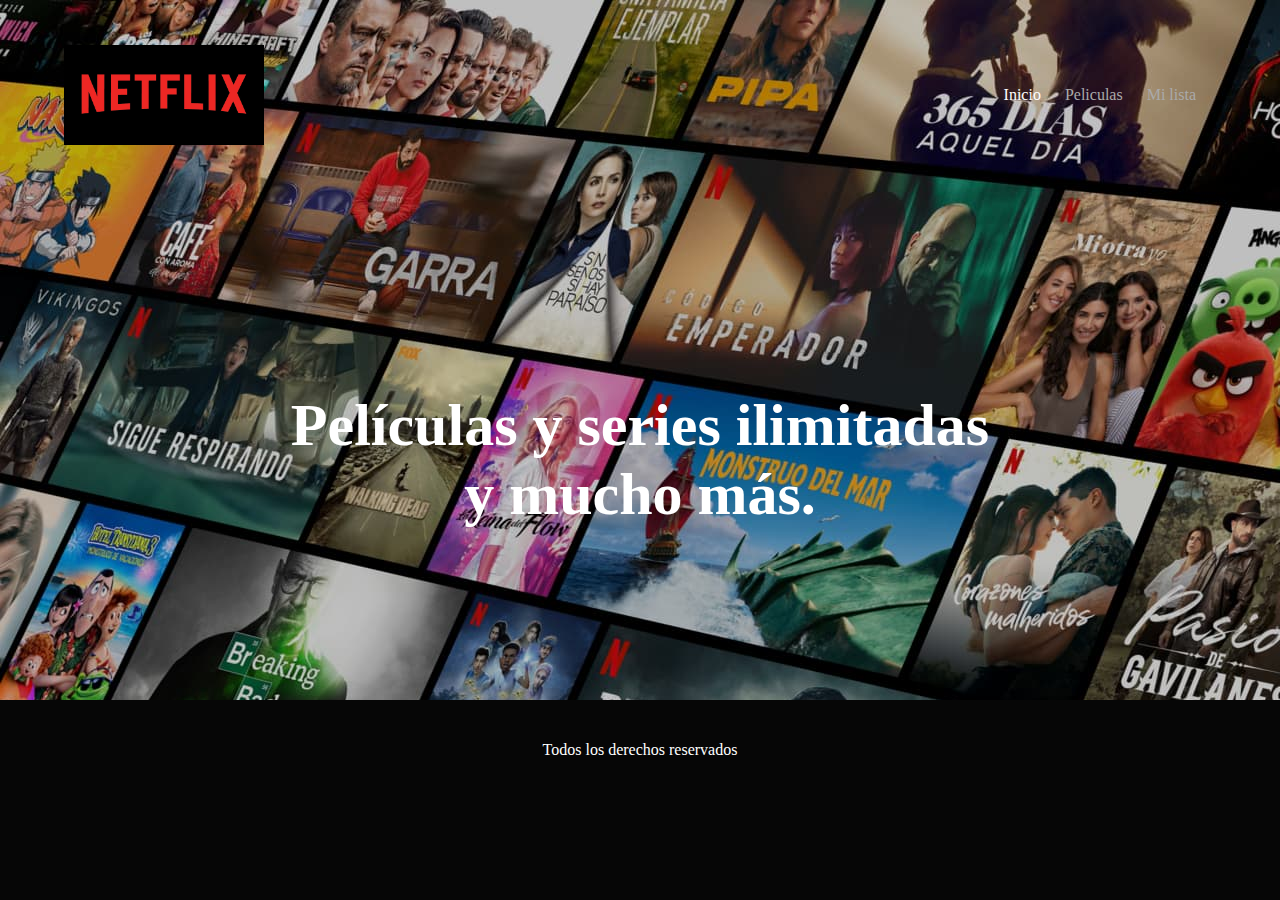
<file: proyecto_peliculas/html/index.html>
<!DOCTYPE html>
<html lang="en">
<head>
    <meta charset="UTF-8">
    <meta http-equiv="X-UA-Compatible" content="IE=edge">
    <meta name="viewport" content="width=device-width, initial-scale=1.0">
    <link rel="stylesheet" href="../css/estiloIndex.css">
    <title>Netlixd</title>
</head>
<body>
    <header>
        <div class="contenedor">
            <img src="../image/logo.jpg" alt="logo" class="header-img">
            <nav>
                <a href="#"class="activo">Inicio</a>
                <!-- <a href="http://127.0.0.1:5500/proyecto_peliculas/html/peliculas.html#">Peliculas</a> -->
                <a href="http://localhost:3000/">Peliculas</a>
                <a href="#">Mi lista</a>
            </nav>
        </div>
        <h1 class="inicio">  
              Películas y series ilimitadas y mucho más.
        </h1>
       
    </header>
    <footer>
        <p>
            Todos los derechos reservados
        </p>
    </footer>
</body>
</html>
</file>
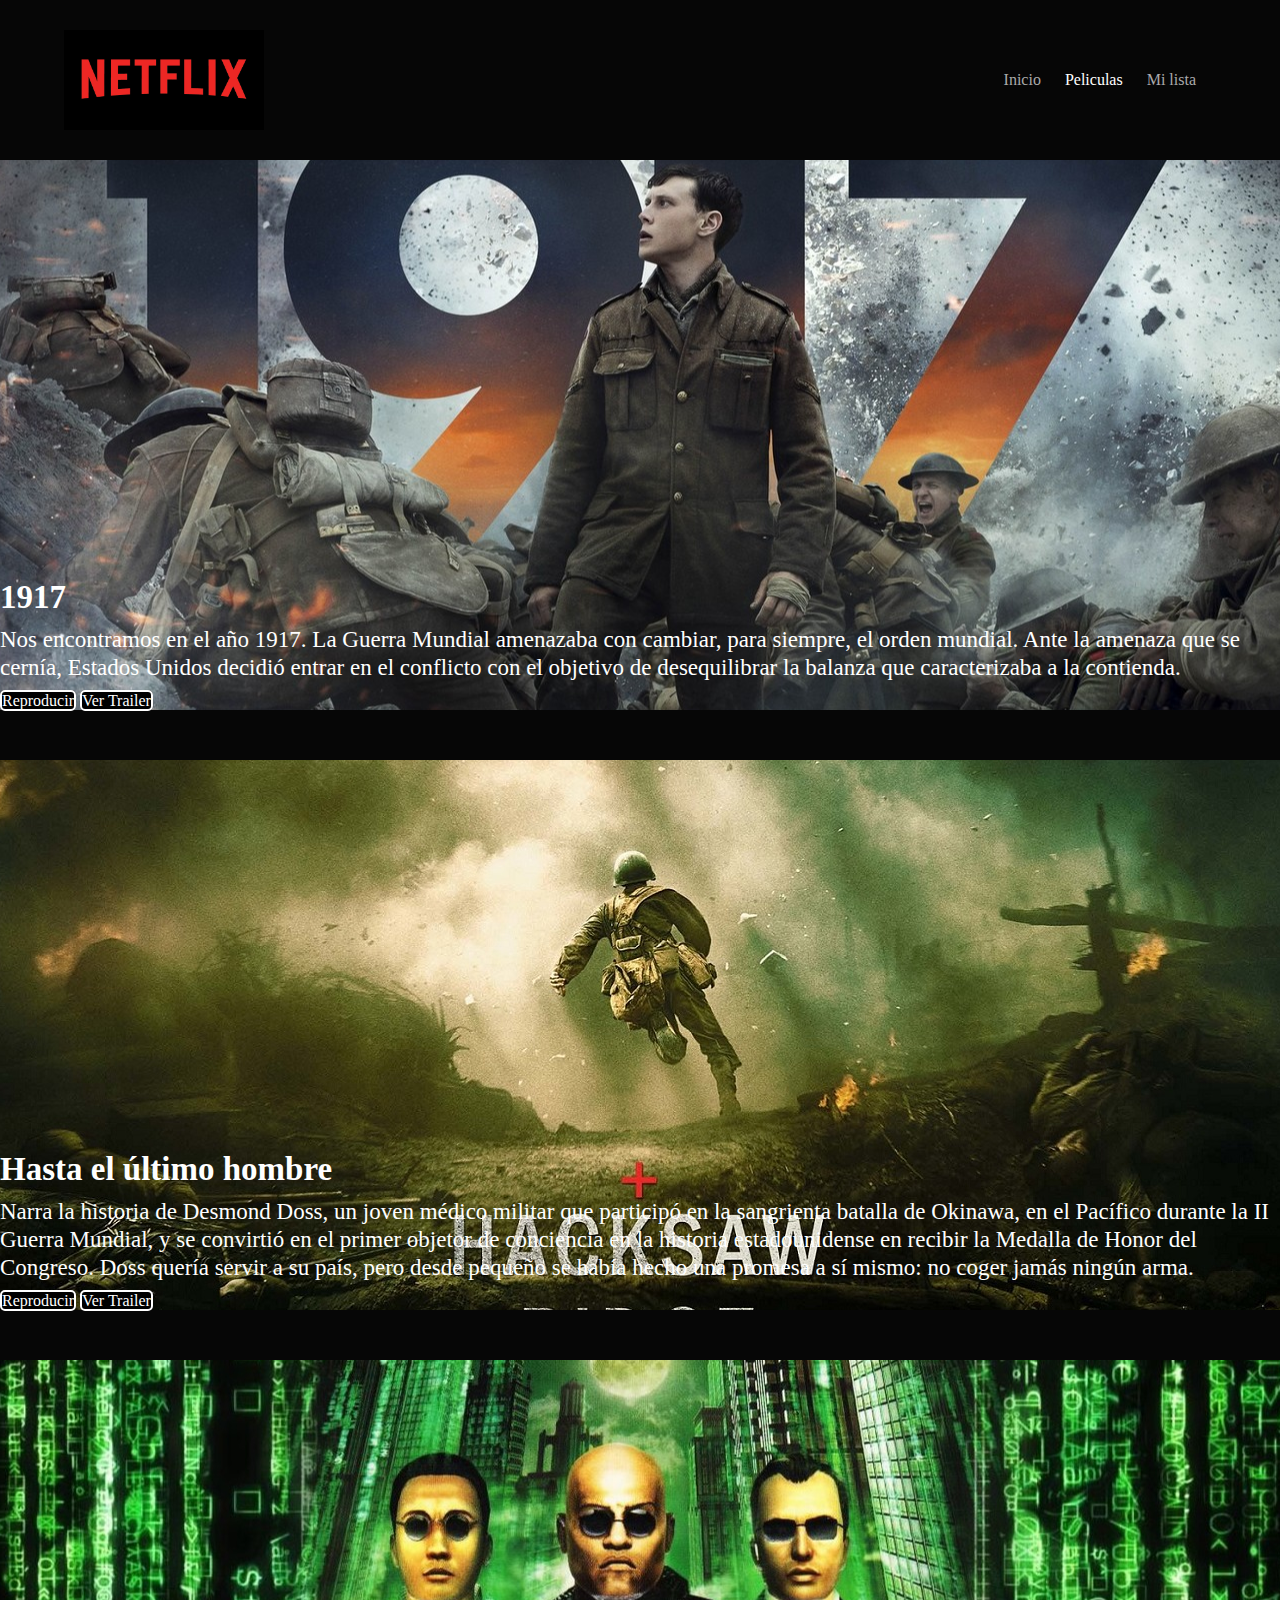
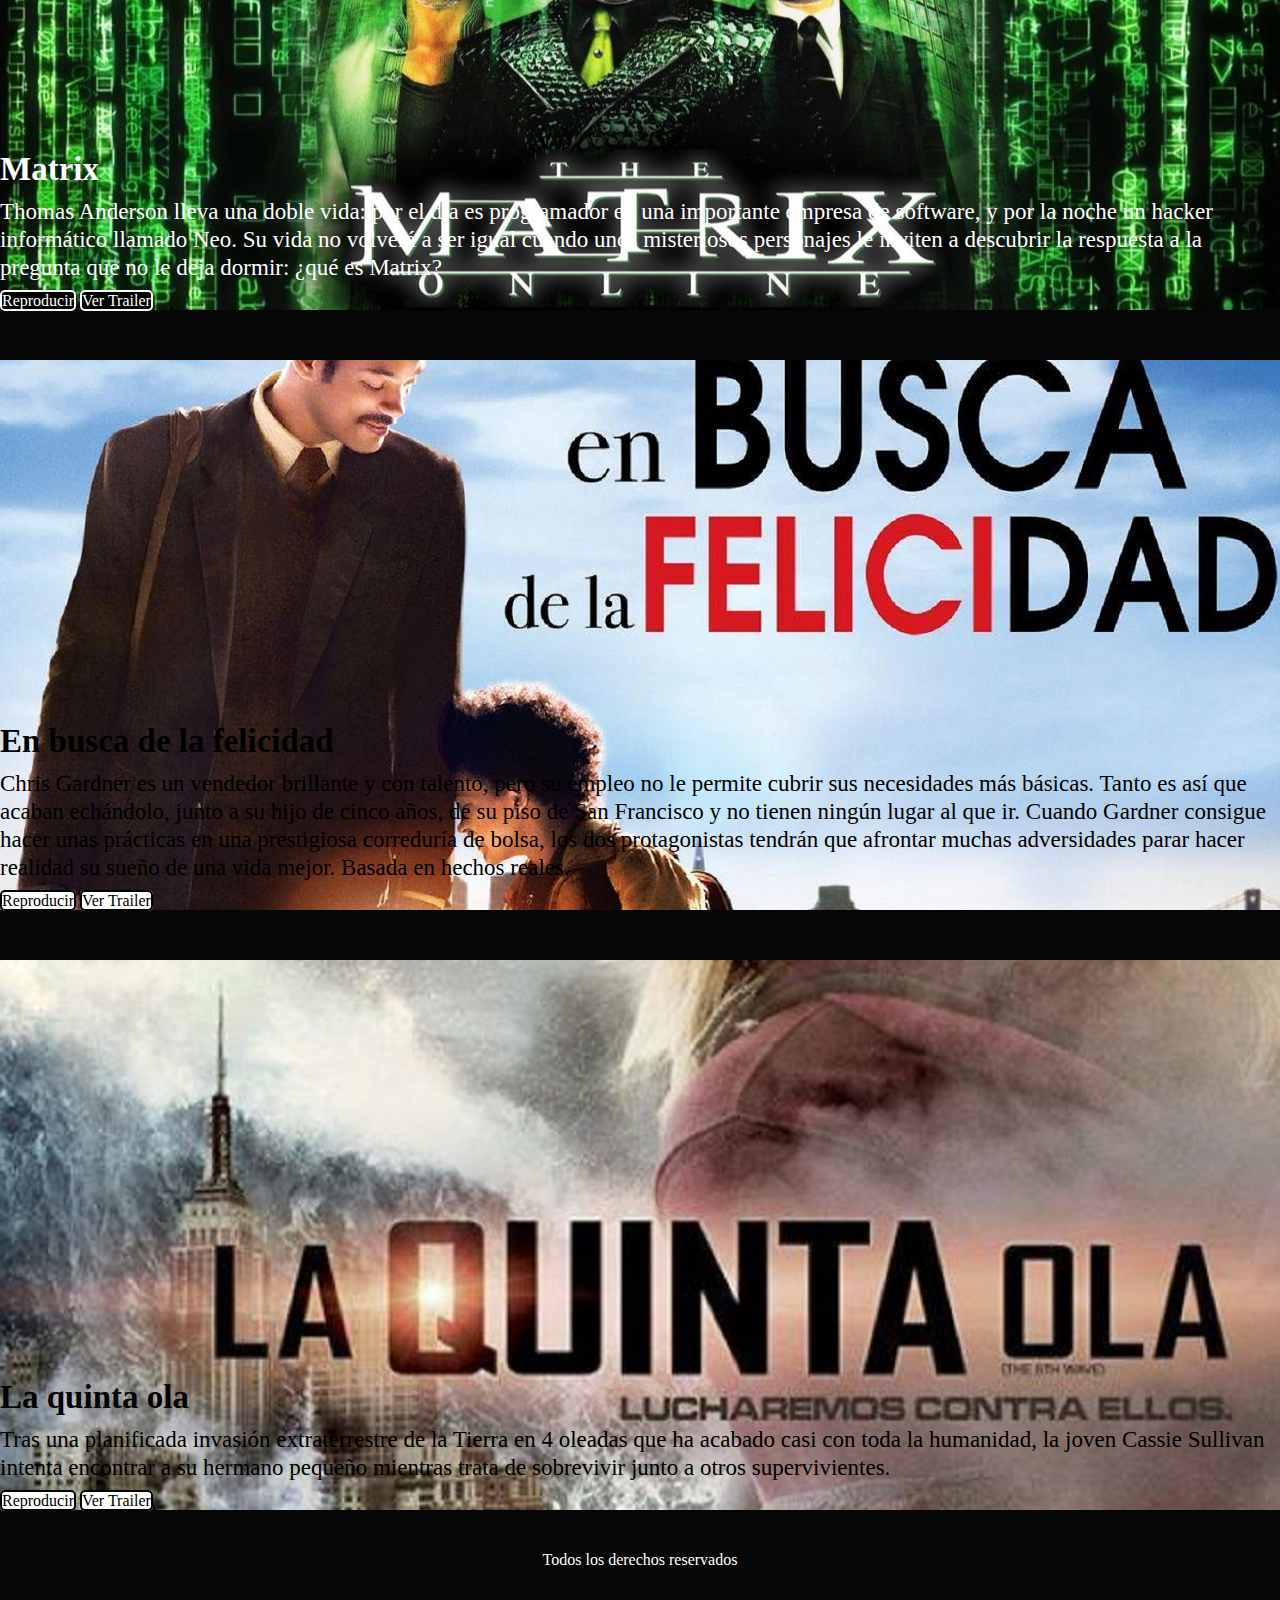
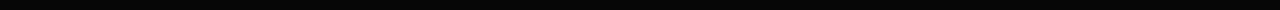
<file: proyecto_peliculas/html/peliculas.html>
<!DOCTYPE html>
<html lang="en">
<head>
    <meta charset="UTF-8">
    <meta http-equiv="X-UA-Compatible" content="IE=edge">
    <meta name="viewport" content="width=device-width, initial-scale=1.0">
    <link rel="stylesheet" href="../css/estiloPeliculas.css">
    <title>NetfixD | Peliculas</title>
</head>
<body>
    <header>
        <div class="contenedorHeader">
            <img src="../image/logo.jpg" alt="logo" class="header-img">
            <nav>
                <a href="http://127.0.0.1:5500/proyecto_peliculas/html/index.html">Inicio</a>
                <a href="#" class="activo">Peliculas</a>
                <a href="#">Mi lista</a>
            </nav>
        </div>
    </header>
    <main>
        <section class="peliculas">
            <div class="contenedor">
				<h2 class="titulo">1917</h2>
				<p class="descripcion">
					Nos encontramos en el año 1917. La Guerra Mundial amenazaba con cambiar, para siempre, el orden mundial. Ante la amenaza que se cernía, Estados Unidos decidió entrar en el conflicto con el objetivo de desequilibrar la balanza que caracterizaba a la contienda.
				</p>
				<div class="botones">
                    <a href="#">Reproducir</a>
                    <a href="https://www.youtube.com/watch?v=YrbdN5zaouU" target="_blank">Ver Trailer</a>
                </div>
			</div>
        </section>
        <section class="pelicula2">
            <div class="contenedor">
				<h2 class="titulo">Hasta el último hombre</h2>
				<p class="descripcion">
					Narra la historia de Desmond Doss, un joven médico militar que participó en la sangrienta batalla de Okinawa, en el Pacífico durante la II Guerra Mundial, y se convirtió en el primer objetor de conciencia en la historia estadounidense en recibir la Medalla de Honor del Congreso. Doss quería servir a su país, pero desde pequeño se había hecho una promesa a sí mismo: no coger jamás ningún arma.
                <div class="botones">
                    <a href="#">Reproducir</a>
                    <a href="https://www.youtube.com/watch?v=ad0c1hgWABI" target="_blank">Ver Trailer</a>
                </div>
			</div>
        </section>
        <section class="pelicula3">
            <div class="contenedor">
				<h2 class="titulo">Matrix</h2>
				<p class="descripcion">
					Thomas Anderson lleva una doble vida: por el día es programador en una importante empresa de software, y por la noche un hacker informático llamado Neo. Su vida no volverá a ser igual cuando unos misteriosos personajes le inviten a descubrir la respuesta a la pregunta que no le deja dormir: ¿qué es Matrix?
				</p>
				<div class="botones">
                    <a href="#">Reproducir</a>
                    <a href="https://www.youtube.com/watch?v=m8e-FF8MsqU" target="_blank">Ver Trailer</a>
                </div>
			</div>
        </section>
        <section class="pelicula4">
            <div class="contenedor">
				<h2 class="titulo">En busca de la felicidad</h2>
				<p class="descripcion">
					Chris Gardner es un vendedor brillante y con talento, pero su empleo no le permite cubrir sus necesidades más básicas. Tanto es así que acaban echándolo, junto a su hijo de cinco años, de su piso de San Francisco y no tienen ningún lugar al que ir. Cuando Gardner consigue hacer unas prácticas en una prestigiosa correduría de bolsa, los dos protagonistas tendrán que afrontar muchas adversidades parar hacer realidad su sueño de una vida mejor. Basada en hechos reales.
				</p>
				<div class="botonesNegros">
                    <a href="#">Reproducir</a>
                    <a href="https://www.youtube.com/watch?v=DMOBlEcRuw8" target="_blank">Ver Trailer</a>
                </div>
			</div>
        </section>
        <section class="pelicula5">
            <div class="contenedor">
				<h2 class="titulo">La quinta ola</h2>
				<p class="descripcion">
					Tras una planificada invasión extraterrestre de la Tierra en 4 oleadas que ha acabado casi con toda la humanidad, la joven Cassie Sullivan intenta encontrar a su hermano pequeño mientras trata de sobrevivir junto a otros supervivientes.
				</p>
				<div class="botonesNegros">
                    <a href="#">Reproducir</a>
                    <a href="https://www.youtube.com/watch?v=NfxnnSlW39k" target="_blank">Ver Trailer</a>
                </div>
			</div>
        </section>
    </main>
    <!-- <script src="https://kit.fontawesome.com/2c36e9b7b1.js" crossorigin="anonymous"></script>
	<script src="js/main.js"></script> -->
    <footer>
        <p>
            Todos los derechos reservados
        </p>
    </footer>

</body>
</html>
</file>
<file: proyecto_peliculas/css/estiloIndex.css>
:root{
    --rojo: #E50914;
	--fondo: #060606;
}
* {
	margin: 0;
	padding: 0;
	box-sizing: border-box;
}

body {
	background: var(--fondo);
}

header {
    height: 700px;
    background: url(../image/fondoNetflix.jpg);
	padding: 30px 0;
    display: flex;
    flex-direction: column;
    gap: 100px;
    /* border: 2px solid white; */
    /* align-items: flex-start; */
}

.contenedor {
	width: 90%;
	margin: auto;
    display: flex;
    height: 110px;
	justify-content: space-between;
	align-items: center;
    margin-top: 10px;
    /* border: 2px solid white; */
}
.header-img{
    width: 200px;
    height: 100px;
}

/* header .contenedor {
	display: flex;
    height: 150px;
	justify-content: space-between;
	align-items: center;
    margin-top: 0;
    border: 2px solid white;
} */
header nav a {
	color: #AAA;
	text-decoration: none;
	margin-right: 20px;
}
header nav a:hover{
    border-bottom: 1px solid;
    color: #FFF;
}
header nav a.activo {
	color: #FFF;
}
.inicio{
    width: 700px;
    /* color: #FFF; */
    
    font-size: 60px;
    text-align: center;
    color: #FFF;
    /* border: 2px solid white; */
    margin:auto;
    margin-top: 0;
}
footer{
    height: 100px;
    display: flex;
    color: #fff;
    justify-content: center;
    align-items: center;
}
</file>
<file: proyecto_peliculas/css/estiloPeliculas.css>
:root{
    --rojo: #E50914;
	--fondo: #060606;
}
* {
	margin: 0;
	padding: 0;
	box-sizing: border-box;
}

body {
	background: var(--fondo);
}

main{
    display: flex;
    flex-direction: column;
    gap: 50px;
}

.contenedorHeader {
	width: 90%;
	margin: auto;
    display: flex;
	justify-content: space-between;
	align-items: center;
}
.header-img{
    width: 200px;
    height: 100px;
}
header {
	padding: 30px 0;
}

header nav a {
	color: #AAA;
	text-decoration: none;
	margin-right: 20px;
}
header nav a:hover{
    border-bottom: 1px solid;
    color: #FFF;
}
header nav a.activo {
	color: #FFF;
}


.peliculas {
    background:  url(../image/p1.jpeg);
    background-position: center center;
    color: #fff;
}
.contenedor {
    height: 550px;
    width: 100%;
    display: flex;
    flex-direction: column;
    justify-content: flex-end;
    margin: 0 auto;
    gap: 10px;
    /* border: 2px solid white; */
}
.titulo{
    font-size: 33px;
}
.descripcion {
    font-size: 23px;
	 line-height: 28px; 
}

.botones a{
    background: black;
    color: #FFF;
    border: 2px solid white;
    border-radius: 5px;
    text-decoration: none;
}
.botones a:hover{
    background: rgb(39, 84, 189);
}
.botonesNegros a{
    background: white;
    color: black;
    border: 2px solid black;
    border-radius: 5px;
    text-decoration: none;
}
.botonesNegros a:hover{
    background: rgb(39, 84, 189);
}

.pelicula2 {
    background:  url(../image/p2.jpg);
    color: #fff;
	background-position: center center;
}

.pelicula3 {
    background:  url(../image/p3.jpeg);
	color: #fff;
	background-position: center center;
}

.pelicula4 {
    background:  url(../image/p.jpg);
	color: rgb(0, 0, 0);
	background-position: center center;
}

.pelicula5 {
    background:  url(../image/p5.jpg);
	color: rgb(0, 0, 0);
	background-position: center center;
}

footer{
    height: 100px;
    display: flex;
    color: #fff;
    justify-content: center;
    align-items: center;
}
</file>
